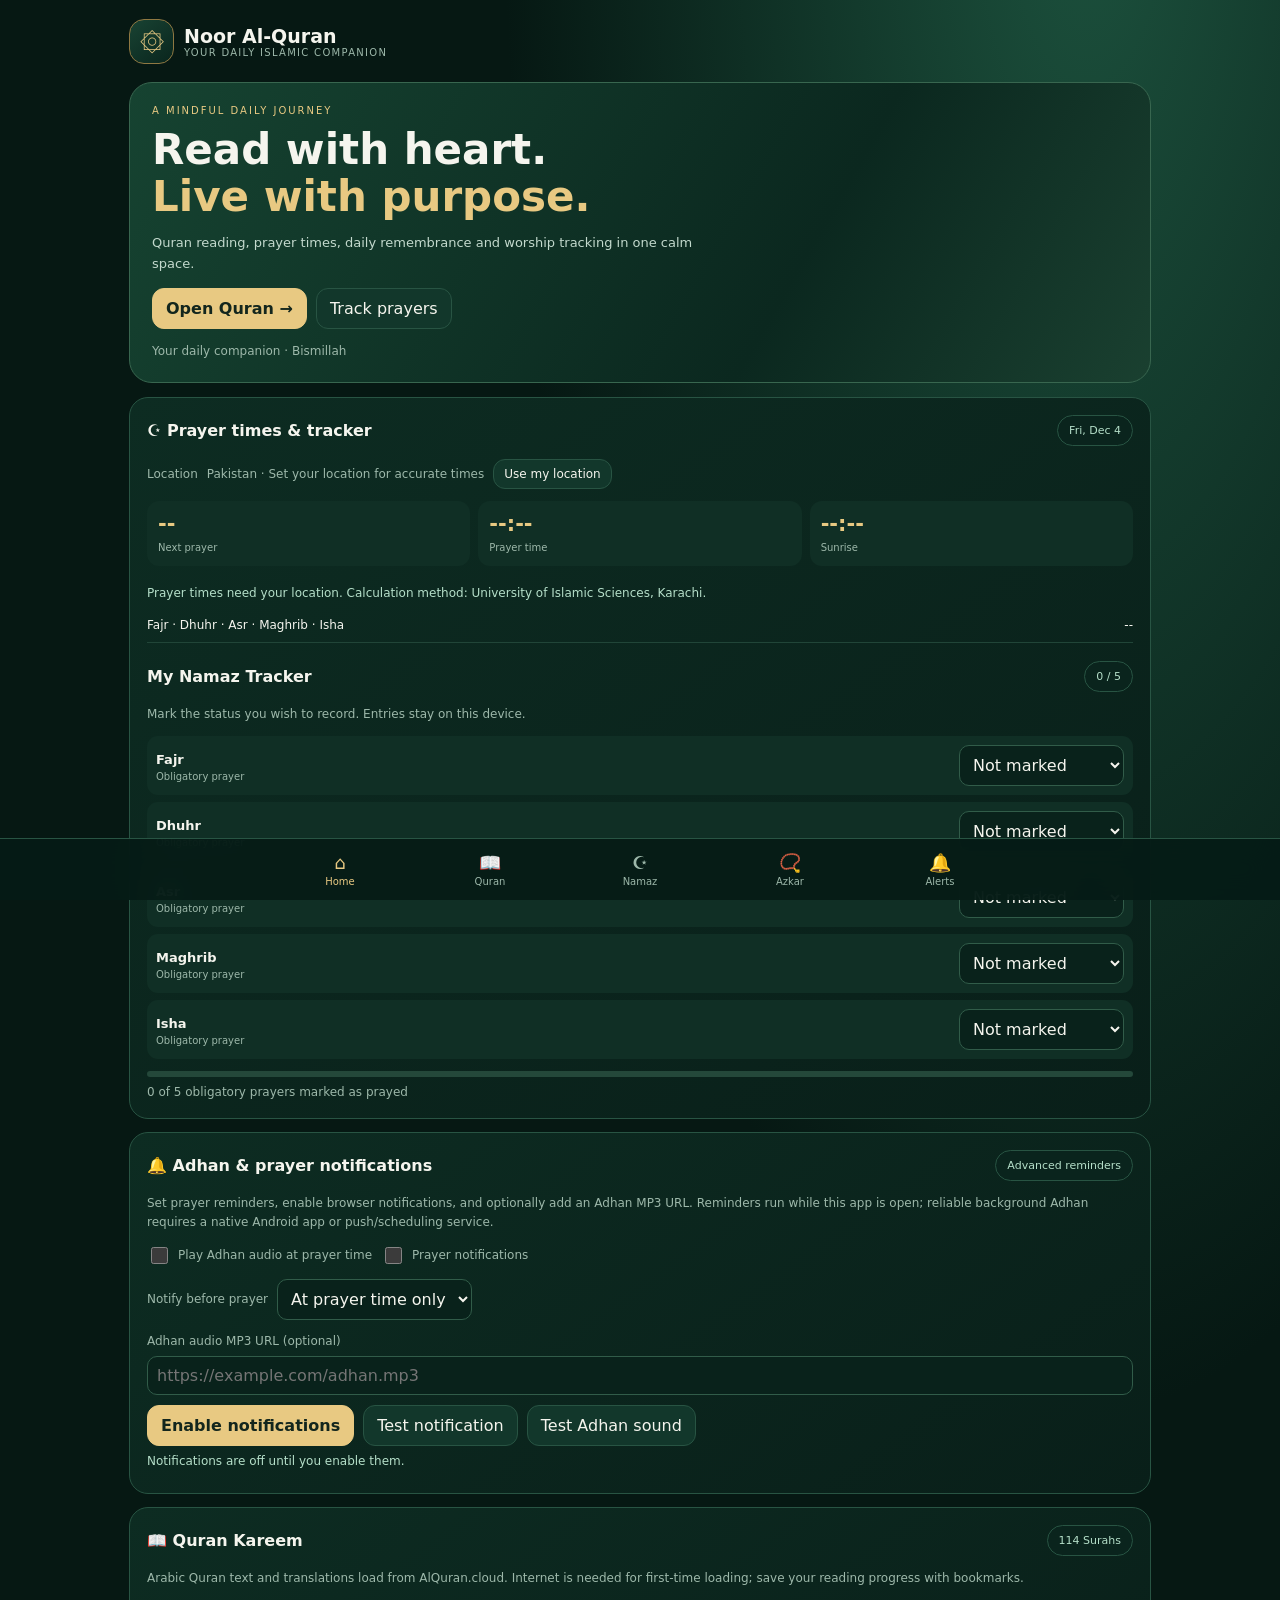
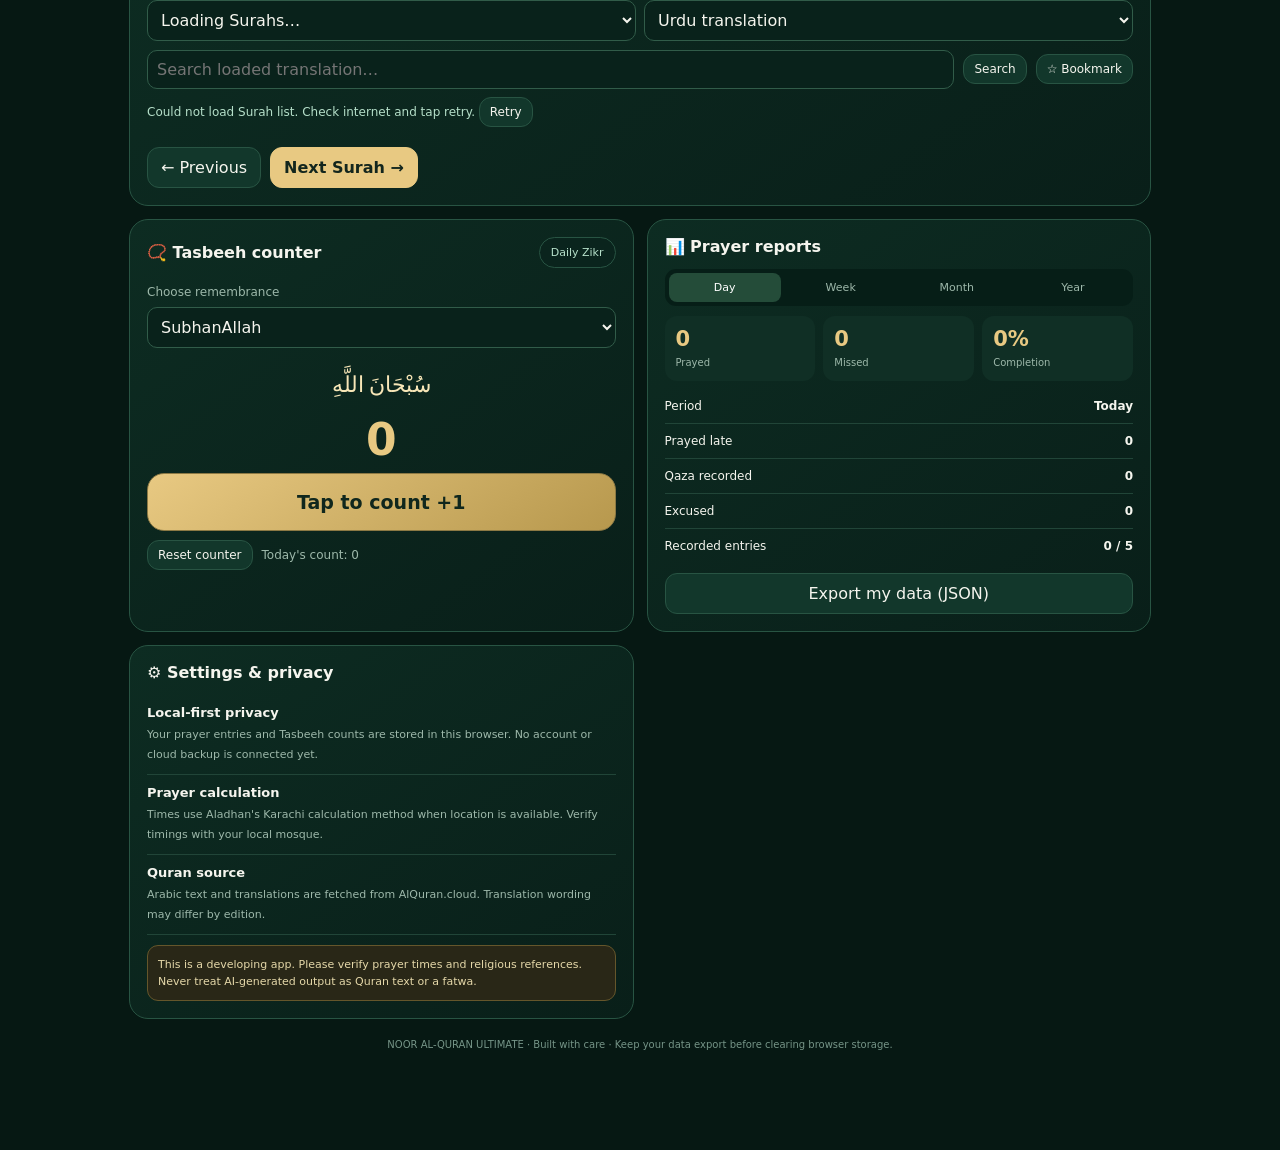
<file: index.html>
<!doctype html>
<html lang="en">
<head>
<meta charset="utf-8"><meta name="viewport" content="width=device-width,initial-scale=1,viewport-fit=cover">
<meta name="theme-color" content="#092a22"><meta name="description" content="Noor Al-Quran: Quran reading, prayer times, Azkar and worship tracking.">
<link rel="manifest" href="/manifest.webmanifest"><title>Noor Al-Quran Ultimate</title>
<style>
:root{color-scheme:dark;--bg:#061813;--panel:#0b261f;--panel2:#10372b;--line:#285443;--gold:#e8c982;--mint:#b5dfc9;--text:#f5f5ee;--muted:#9db8aa;--green:#4bd2a0;--red:#ef9d91}
*{box-sizing:border-box}body{margin:0;background:radial-gradient(ellipse at 85% -5%,#1c513d 0,transparent 38%),var(--bg);color:var(--text);font-family:system-ui,-apple-system,"Segoe UI",sans-serif}button,input,select{font:inherit}button{cursor:pointer}.app{max-width:1050px;margin:auto;padding:16px 14px 100px}header{display:flex;justify-content:space-between;align-items:center;margin:3px 0 18px;gap:10px}.brand{display:flex;gap:10px;align-items:center}.logo{display:grid;place-items:center;width:45px;height:45px;border:1px solid #8f7842;border-radius:15px;color:var(--gold);font-size:25px;background:linear-gradient(140deg,#194333,#09251d)}h1{font-size:19px;margin:0}.sub{font-size:10px;color:var(--muted);letter-spacing:1.3px}.pill{border:1px solid var(--line);border-radius:99px;padding:8px 11px;color:var(--mint);background:#0a241d;font-size:11px}.hero{border:1px solid #38664f;border-radius:23px;padding:22px;background:linear-gradient(120deg,#164331,#0b281f 65%,#1a4030);position:relative;overflow:hidden}.eyebrow{color:var(--gold);font-size:10px;letter-spacing:2px;text-transform:uppercase}.hero h2{font-size:clamp(28px,5vw,42px);line-height:1.12;margin:10px 0}.hero p{color:#c3d9cd;font-size:13px;line-height:1.6;max-width:560px}.row{display:flex;gap:9px;align-items:center;flex-wrap:wrap}.btn{border:1px solid var(--line);border-radius:12px;padding:10px 13px;color:var(--text);background:#12372b}.btn.primary{background:var(--gold);color:#13261d;border-color:var(--gold);font-weight:750}.btn.small{padding:7px 10px;font-size:12px}.grid{display:grid;grid-template-columns:repeat(12,minmax(0,1fr));gap:13px;margin-top:14px}.card{grid-column:span 6;min-width:0;padding:17px;border:1px solid var(--line);border-radius:19px;background:linear-gradient(145deg,#0d2c22,#091f19)}.card.wide{grid-column:span 12}.card.third{grid-column:span 4}.head{display:flex;justify-content:space-between;align-items:center;gap:10px;margin-bottom:13px}.head h3{font-size:16px;margin:0}.muted{font-size:12px;color:var(--muted);line-height:1.55}.prayer-list{display:grid;gap:7px}.prayer{display:grid;grid-template-columns:1fr minmax(125px,165px);gap:8px;align-items:center;background:#102f25;padding:9px;border-radius:11px}.prayer strong{font-size:13px}.prayer small{display:block;font-size:10px;color:var(--muted);margin-top:3px}.prayer select,select,input{background:#09221b;color:var(--text);border:1px solid #315c49;border-radius:10px;padding:9px;min-width:0;max-width:100%}.progress{height:6px;background:#24483a;border-radius:10px;overflow:hidden;margin:12px 0 6px}.progress span{display:block;height:100%;background:linear-gradient(90deg,var(--green),var(--gold));width:0}.stats{display:grid;grid-template-columns:repeat(3,1fr);gap:8px}.stat{background:#102f25;border-radius:12px;padding:11px}.stat b{display:block;color:var(--gold);font-size:21px}.stat span{font-size:10px;color:var(--muted)}.tabs{display:flex;gap:4px;padding:4px;background:#061e17;border-radius:11px}.tabs button{flex:1;border:0;border-radius:8px;padding:8px 3px;background:transparent;color:var(--muted);font-size:11px}.tabs button.active{background:#244c39;color:white}.reportline{display:flex;justify-content:space-between;padding:10px 0;border-bottom:1px solid #214538;font-size:12px}.reportline:last-child{border:0}.quran-controls{display:grid;grid-template-columns:1fr 1fr;gap:8px}.ayah{padding:15px 0;border-bottom:1px solid #254638}.arabic{font-family:"Noto Naskh Arabic","Amiri",serif;font-size:27px;line-height:1.9;text-align:right;direction:rtl;color:#f7e6b7}.translation{font-size:13px;line-height:1.7;color:#d4e2d9;margin-top:8px}.ayahno{font-size:10px;color:var(--gold);border:1px solid #4c6246;border-radius:99px;padding:4px 7px;display:inline-block;margin-bottom:6px}.status{font-size:12px;color:var(--mint);padding:8px 0}.azkar-count{font-size:44px;color:var(--gold);font-weight:750;text-align:center;margin:8px}.circlebtn{display:block;width:100%;border:1px solid #8c7944;background:linear-gradient(145deg,#e8c982,#b7984d);color:#10271d;font-size:19px;font-weight:800;border-radius:17px;padding:17px}input[type="checkbox"]{accent-color:var(--gold);width:17px;height:17px}.feature{display:flex;gap:10px;padding:10px 0;border-bottom:1px solid #214538}.feature:last-child{border:0}.feature b{display:block;font-size:13px;margin-bottom:3px}.feature span{font-size:11px;color:var(--muted);line-height:1.5}.notice{padding:10px;border:1px solid #65562b;background:#292717;color:#e5d8a9;border-radius:11px;font-size:11px;line-height:1.55}.bottomnav{position:fixed;z-index:5;bottom:0;left:0;right:0;display:flex;justify-content:center;background:#061b16ed;backdrop-filter:blur(15px);border-top:1px solid var(--line);padding:8px 4px calc(8px + env(safe-area-inset-bottom))}.bottomnav button{flex:1;max-width:150px;border:0;background:transparent;color:var(--muted);font-size:10px;padding:5px 2px}.bottomnav button span{display:block;font-size:18px;margin-bottom:3px}.bottomnav button.active{color:var(--gold)}.hide{display:none!important}footer{text-align:center;font-size:10px;color:#759487;margin-top:20px}
@media(max-width:650px){.app{padding:12px 11px 92px}.card,.card.third{grid-column:span 12}.hero{padding:19px}.hero h2{font-size:29px}.quran-controls{grid-template-columns:1fr}.prayer{grid-template-columns:1fr 142px}.arabic{font-size:25px}.stats{gap:5px}}
</style></head>
<body><div class="app">
<header><div class="brand"><div class="logo">۞</div><div><h1>Noor Al-Quran</h1><div class="sub">YOUR DAILY ISLAMIC COMPANION</div></div></div><button id="installBtn" class="pill hide">＋ Install</button></header>
<section class="hero"><div class="eyebrow">A mindful daily journey</div><h2>Read with heart.<br><span style="color:var(--gold)">Live with purpose.</span></h2><p>Quran reading, prayer times, daily remembrance and worship tracking in one calm space.</p><div class="row"><button class="btn primary" data-go="quran">Open Quran →</button><button class="btn" data-go="prayers">Track prayers</button></div><div class="muted" style="margin-top:13px" id="hijriLabel">Your daily companion · Bismillah</div></section>
<div class="grid">
<section class="card wide" id="prayers"><div class="head"><h3>☪ Prayer times & tracker</h3><span class="pill" id="dateLabel"></span></div><div class="row" style="margin-bottom:12px"><span class="muted">Location</span><span id="locationLabel" class="muted">Pakistan · Set your location for accurate times</span><button id="setLocation" class="btn small">Use my location</button></div><div class="stats" style="margin-bottom:12px"><div class="stat"><b id="nextPrayer">--</b><span>Next prayer</span></div><div class="stat"><b id="nextTime">--:--</b><span>Prayer time</span></div><div class="stat"><b id="sunrise">--:--</b><span>Sunrise</span></div></div><div id="timesStatus" class="status">Prayer times need your location. Calculation method: University of Islamic Sciences, Karachi.</div><div id="timesList" class="reportline"><span>Fajr · Dhuhr · Asr · Maghrib · Isha</span><span>--</span></div><div class="head" style="margin-top:18px"><h3>My Namaz Tracker</h3><span class="pill" id="todayCount">0 / 5</span></div><p class="muted">Mark the status you wish to record. Entries stay on this device.</p><div id="prayerList" class="prayer-list"></div><div class="progress"><span id="todayProgress"></span></div><div id="progressText" class="muted">0 of 5 obligatory prayers marked as prayed</div></section>
<section class="card wide" id="adhan"><div class="head"><h3>🔔 Adhan & prayer notifications</h3><span class="pill">Advanced reminders</span></div><p class="muted">Set prayer reminders, enable browser notifications, and optionally add an Adhan MP3 URL. Reminders run while this app is open; reliable background Adhan requires a native Android app or push/scheduling service.</p><div class="row" style="margin:12px 0"><label class="row" style="gap:7px"><input type="checkbox" id="adhanEnabled" style="min-width:auto"> <span class="muted">Play Adhan audio at prayer time</span></label><label class="row" style="gap:7px"><input type="checkbox" id="notifyEnabled" style="min-width:auto"> <span class="muted">Prayer notifications</span></label></div><div class="row" style="margin:10px 0"><label class="muted" for="reminderMinutes">Notify before prayer</label><select id="reminderMinutes"><option value="0">At prayer time only</option><option value="5">5 minutes before</option><option value="10">10 minutes before</option><option value="15">15 minutes before</option><option value="30">30 minutes before</option></select></div><label class="muted" for="adhanAudioUrl">Adhan audio MP3 URL (optional)</label><input id="adhanAudioUrl" type="url" placeholder="https://example.com/adhan.mp3" style="width:100%;margin:6px 0 10px"><div class="row"><button id="enableNotifications" class="btn primary">Enable notifications</button><button id="testNotification" class="btn">Test notification</button><button id="testAdhan" class="btn">Test Adhan sound</button></div><div id="adhanStatus" class="status" role="status">Notifications are off until you enable them.</div></section>
<section class="card wide" id="quran"><div class="head"><h3>📖 Quran Kareem</h3><span class="pill">114 Surahs</span></div><p class="muted">Arabic Quran text and translations load from AlQuran.cloud. Internet is needed for first-time loading; save your reading progress with bookmarks.</p><div class="quran-controls"><select id="surahSelect" aria-label="Choose Surah"><option value="">Loading Surahs…</option></select><select id="translationSelect" aria-label="Translation"><option value="ur.jalandhry">Urdu translation</option><option value="en.sahih">English translation</option></select></div><div class="row" style="margin-top:9px"><input id="ayahSearch" placeholder="Search loaded translation…" style="flex:1;min-width:150px"><button id="searchAyah" class="btn small">Search</button><button id="bookmarkBtn" class="btn small">☆ Bookmark</button></div><div class="status" id="quranStatus" role="status">Loading Surah list…</div><div id="quranHeader"></div><div id="ayahList"></div><div class="row" style="margin-top:12px"><button class="btn" id="prevSurah">← Previous</button><button class="btn primary" id="nextSurah">Next Surah →</button></div></section>
<section class="card" id="azkar"><div class="head"><h3>📿 Tasbeeh counter</h3><span class="pill">Daily Zikr</span></div><label class="muted" for="zikrSelect">Choose remembrance</label><select id="zikrSelect" style="width:100%;margin:6px 0 8px"><option value="سُبْحَانَ اللَّهِ">SubhanAllah</option><option value="الْحَمْدُ لِلَّهِ">Alhamdulillah</option><option value="اللَّهُ أَكْبَرُ">Allahu Akbar</option><option value="أَسْتَغْفِرُ اللَّهَ">Astaghfirullah</option><option value="لَا حَوْلَ وَلَا قُوَّةَ إِلَّا بِاللَّهِ">La hawla wa la quwwata illa billah</option></select><div id="zikrArabic" class="arabic" style="text-align:center;font-size:22px;margin-top:8px">سُبْحَانَ اللَّهِ</div><div id="zikrCount" class="azkar-count">0</div><button id="countBtn" class="circlebtn">Tap to count +1</button><div class="row" style="margin-top:9px"><button id="resetZikr" class="btn small">Reset counter</button><span id="zikrTotal" class="muted">Today's count: 0</span></div></section>
<section class="card" id="reports"><div class="head"><h3>📊 Prayer reports</h3></div><div class="tabs"><button class="active" data-period="day">Day</button><button data-period="week">Week</button><button data-period="month">Month</button><button data-period="year">Year</button></div><div class="stats" style="margin-top:10px"><div class="stat"><b id="doneCount">0</b><span>Prayed</span></div><div class="stat"><b id="missedCount">0</b><span>Missed</span></div><div class="stat"><b id="rateCount">0%</b><span>Completion</span></div></div><div id="reportDetails" style="margin-top:8px"></div><button id="exportBtn" class="btn" style="width:100%;margin-top:10px">Export my data (JSON)</button></section>
<section class="card" id="settings"><div class="head"><h3>⚙ Settings & privacy</h3></div><div class="feature"><div><b>Local-first privacy</b><span>Your prayer entries and Tasbeeh counts are stored in this browser. No account or cloud backup is connected yet.</span></div></div><div class="feature"><div><b>Prayer calculation</b><span>Times use Aladhan's Karachi calculation method when location is available. Verify timings with your local mosque.</span></div></div><div class="feature"><div><b>Quran source</b><span>Arabic text and translations are fetched from AlQuran.cloud. Translation wording may differ by edition.</span></div></div><div class="notice" style="margin-top:10px">This is a developing app. Please verify prayer times and religious references. Never treat AI-generated output as Quran text or a fatwa.</div></section>
</div><footer>NOOR AL-QURAN ULTIMATE · Built with care · Keep your data export before clearing browser storage.</footer></div>
<nav class="bottomnav" aria-label="Main navigation"><button class="active" data-go="top"><span>⌂</span>Home</button><button data-go="quran"><span>📖</span>Quran</button><button data-go="prayers"><span>☪</span>Namaz</button><button data-go="azkar"><span>📿</span>Azkar</button><button data-go="adhan"><span>🔔</span>Alerts</button></nav>
<script>
const PRAYERS=['Fajr','Dhuhr','Asr','Maghrib','Isha'], STATUSES=[['','Not marked'],['on-time','Prayed on time'],['late','Prayed late'],['missed','Missed'],['qaza','Qaza'],['excused','Excused']], KEY='noor-prayer-records-v2';
let records=read(KEY,{}),period='day',surahs=[],currentSurah=1,currentAyahs=[],quranCache=read('noor-quran-cache-v1',{}),userLocation=null,zikrCounts=read('noor-zikr-v1',{}),currentPrayerTimes=null,adhanSettings=read('noor-adhan-settings-v1',{adhanEnabled:false,notifyEnabled:false,reminderMinutes:0,audioUrl:''}),adhanAudio=null;
function read(k,fallback){try{return JSON.parse(localStorage.getItem(k)||'null')??fallback}catch{return fallback}}
function write(k,v){try{localStorage.setItem(k,JSON.stringify(v))}catch{}}
function dateKey(d=new Date()){return d.getFullYear()+'-'+String(d.getMonth()+1).padStart(2,'0')+'-'+String(d.getDate()).padStart(2,'0')}
function recordFor(k){if(!records[k])records[k]={};return records[k]}
function esc(s){return String(s??'').replace(/[&<>"']/g,c=>({'&':'&amp;','<':'&lt;','>':'&gt;','"':'&quot;',"'":'&#39;'}[c]))}
function renderTracker(){const key=dateKey(),data=recordFor(key);document.getElementById('dateLabel').textContent=new Date().toLocaleDateString(undefined,{weekday:'short',day:'numeric',month:'short'});const root=document.getElementById('prayerList');root.innerHTML='';PRAYERS.forEach(name=>{const row=document.createElement('div');row.className='prayer';const label=document.createElement('div');label.innerHTML='<strong>'+name+'</strong><small>Obligatory prayer</small>';const sel=document.createElement('select');sel.setAttribute('aria-label',name+' prayer status');STATUSES.forEach(([v,t])=>{const o=document.createElement('option');o.value=v;o.textContent=t;sel.append(o)});sel.value=data[name]||'';sel.addEventListener('change',()=>{recordFor(key)[name]=sel.value;write(KEY,records);renderTracker();renderReport()});row.append(label,sel);root.append(row)});const n=PRAYERS.filter(p=>['on-time','late'].includes(data[p])).length;document.getElementById('todayProgress').style.width=n/5*100+'%';document.getElementById('progressText').textContent=n+' of 5 obligatory prayers marked as prayed';document.getElementById('todayCount').textContent=n+' / 5'}
function getPeriodKeys(){const now=new Date(),out=[];if(period==='day')return[dateKey()];let d=new Date(now);if(period==='week'){d.setHours(0,0,0,0);d.setDate(d.getDate()-((d.getDay()+6)%7));for(let i=0;i<7;i++){let x=new Date(d);x.setDate(d.getDate()+i);out.push(dateKey(x))}}else if(period==='month'){d=new Date(now.getFullYear(),now.getMonth(),1);while(d.getMonth()===now.getMonth()){out.push(dateKey(d));d.setDate(d.getDate()+1)}}else{d=new Date(now.getFullYear(),0,1);while(d.getFullYear()===now.getFullYear()){out.push(dateKey(d));d.setDate(d.getDate()+1)}}return out}
function renderReport(){let done=0,miss=0,late=0,qaza=0,excused=0,marked=0;const keys=getPeriodKeys();keys.forEach(k=>PRAYERS.forEach(p=>{let s=(records[k]||{})[p]||'';if(s){marked++;if(['on-time','late'].includes(s))done++;if(s==='missed')miss++;if(s==='late')late++;if(s==='qaza')qaza++;if(s==='excused')excused++}}));document.getElementById('doneCount').textContent=done;document.getElementById('missedCount').textContent=miss;document.getElementById('rateCount').textContent=Math.round(done/(keys.length*5)*100)+'%';document.getElementById('reportDetails').innerHTML='<div class="reportline"><span>Period</span><b>'+({day:'Today',week:'This week',month:'This month',year:'This year'}[period])+'</b></div><div class="reportline"><span>Prayed late</span><b>'+late+'</b></div><div class="reportline"><span>Qaza recorded</span><b>'+qaza+'</b></div><div class="reportline"><span>Excused</span><b>'+excused+'</b></div><div class="reportline"><span>Recorded entries</span><b>'+marked+' / '+keys.length*5+'</b></div>'}
document.querySelectorAll('[data-period]').forEach(b=>b.addEventListener('click',()=>{period=b.dataset.period;document.querySelectorAll('[data-period]').forEach(x=>x.classList.toggle('active',x===b));renderReport()}));
document.querySelectorAll('[data-go]').forEach(b=>b.addEventListener('click',()=>{const id=b.dataset.go;if(id==='top')window.scrollTo({top:0,behavior:'smooth'});else document.getElementById(id)?.scrollIntoView({behavior:'smooth',block:'start'});document.querySelectorAll('.bottomnav button').forEach(x=>x.classList.toggle('active',x===b))}));
async function loadSurahList(){const s=document.getElementById('quranStatus');try{let data=await fetch('https://api.alquran.cloud/v1/surah').then(r=>{if(!r.ok)throw Error('Network error');return r.json()});if(data.code!==200)throw Error('Source unavailable');surahs=data.data;const sel=document.getElementById('surahSelect');sel.innerHTML='';surahs.forEach(x=>{let o=document.createElement('option');o.value=x.number;o.textContent=x.number+'. '+x.englishName+' — '+x.name;sel.append(o)});sel.value=currentSurah;await loadSurah(currentSurah)}catch(e){s.textContent='Could not load Surah list. Check internet and tap retry.';const b=document.createElement('button');b.className='btn small';b.textContent='Retry';b.onclick=loadSurahList;s.append(' ',b);if(quranCache[currentSurah])renderAyahs(quranCache[currentSurah])}}
async function loadSurah(num){currentSurah=Number(num);const s=document.getElementById('quranStatus');s.textContent='Loading verified Arabic text and translation…';document.getElementById('ayahList').innerHTML='';try{const edition=document.getElementById('translationSelect').value;const response=await fetch('https://api.alquran.cloud/v1/surah/'+currentSurah+'/editions/quran-uthmani,'+edition);if(!response.ok)throw Error('Network error');const json=await response.json();if(json.code!==200||!json.data||json.data.length<2)throw Error('Unexpected Quran source response');const arabic=json.data.find(x=>x.edition.identifier==='quran-uthmani')||json.data[0],translation=json.data.find(x=>x.edition.identifier===edition)||json.data[1];currentAyahs=arabic.ayahs.map((a,i)=>({number:a.numberInSurah,arabic:a.text,translation:translation.ayahs[i]?.text||'',global:a.number}));const pack={name:arabic.name,englishName:arabic.englishName,number:arabic.number,ayahs:currentAyahs,edition};quranCache[currentSurah+'-'+edition]=pack;write('noor-quran-cache-v1',quranCache);renderAyahs(pack);s.textContent='Source: AlQuran.cloud · '+currentAyahs.length+' verses loaded.'}catch(e){const pack=quranCache[currentSurah+'-'+document.getElementById('translationSelect').value]||quranCache[currentSurah];if(pack){renderAyahs(pack);s.textContent='Offline/cached copy shown. Reconnect to refresh.'}else{s.textContent='Quran content could not load. Check internet and retry.';const b=document.createElement('button');b.className='btn small';b.textContent='Retry';b.onclick=()=>loadSurah(currentSurah);s.append(' ',b)}}}
function renderAyahs(pack){if(!pack)return;document.getElementById('quranHeader').innerHTML='<div style="text-align:center;padding:15px 0 4px"><h3 style="margin:0;color:var(--gold)">'+esc(pack.englishName||'Surah')+'</h3><div class="arabic">'+esc(pack.name||'')+'</div><div class="muted">Surah '+pack.number+' · '+pack.ayahs.length+' verses</div></div>';const root=document.getElementById('ayahList');root.innerHTML='';pack.ayahs.forEach(a=>{const div=document.createElement('article');div.className='ayah';div.dataset.text=(a.arabic+' '+a.translation).toLowerCase();div.dataset.ayah=a.number;div.innerHTML='<span class="ayahno">Verse '+a.number+'</span><div class="arabic">'+esc(a.arabic)+'</div><div class="translation">'+esc(a.translation)+'</div><div class="row" style="margin-top:7px"><button class="btn small" data-book="'+a.number+'">☆ Bookmark verse</button></div>';root.append(div)});root.querySelectorAll('[data-book]').forEach(b=>b.addEventListener('click',()=>{let list=read('noor-bookmarks-v1',[]),item={surah:currentSurah,ayah:Number(b.dataset.book),name:surahs.find(s=>s.number===currentSurah)?.englishName||'Surah'};const exists=list.some(x=>x.surah===item.surah&&x.ayah===item.ayah);list=exists?list.filter(x=>!(x.surah===item.surah&&x.ayah===item.ayah)):[...list,item];write('noor-bookmarks-v1',list);b.textContent=exists?'☆ Bookmark verse':'★ Bookmarked';document.getElementById('quranStatus').textContent=exists?'Bookmark removed.':'Verse bookmarked on this device.'}))}
document.getElementById('surahSelect').addEventListener('change',e=>loadSurah(e.target.value));document.getElementById('translationSelect').addEventListener('change',()=>loadSurah(currentSurah));document.getElementById('prevSurah').onclick=()=>{currentSurah=Math.max(1,currentSurah-1);document.getElementById('surahSelect').value=currentSurah;loadSurah(currentSurah)};document.getElementById('nextSurah').onclick=()=>{currentSurah=Math.min(114,currentSurah+1);document.getElementById('surahSelect').value=currentSurah;loadSurah(currentSurah)};document.getElementById('searchAyah').onclick=()=>{const q=document.getElementById('ayahSearch').value.trim().toLowerCase();if(!q){document.querySelectorAll('.ayah').forEach(x=>x.classList.remove('hide'));return}let hits=0;document.querySelectorAll('.ayah').forEach(x=>{const yes=x.dataset.text.includes(q);x.classList.toggle('hide',!yes);if(yes)hits++});document.getElementById('quranStatus').textContent=hits+' matching verses in the currently loaded Surah.'};document.getElementById('ayahSearch').addEventListener('keydown',e=>{if(e.key==='Enter')document.getElementById('searchAyah').click()});document.getElementById('bookmarkBtn').onclick=()=>{const list=read('noor-bookmarks-v1',[]);document.getElementById('quranStatus').textContent=list.length?'Saved bookmarks: '+list.map(x=>x.name+' '+x.ayah).join(', '):'No saved bookmarks yet. Tap Bookmark verse under an Ayah.'};
function getLocation(){const st=document.getElementById('timesStatus');if(!navigator.geolocation){st.textContent='This browser does not support location. Use a browser that supports GPS.';return}st.textContent='Requesting GPS location permission…';navigator.geolocation.getCurrentPosition(async pos=>{userLocation={lat:pos.coords.latitude,lon:pos.coords.longitude};write('noor-location-v1',userLocation);document.getElementById('locationLabel').textContent=userLocation.lat.toFixed(2)+', '+userLocation.lon.toFixed(2);await loadPrayerTimes()},err=>{st.textContent=err.code===1?'Location permission denied. Allow location in browser settings.':'Location unavailable. Try again outdoors.'},{enableHighAccuracy:true,timeout:15000,maximumAge:300000})}
function saveAdhanSettings(){adhanSettings={adhanEnabled:document.getElementById('adhanEnabled').checked,notifyEnabled:document.getElementById('notifyEnabled').checked,reminderMinutes:Number(document.getElementById('reminderMinutes').value)||0,audioUrl:document.getElementById('adhanAudioUrl').value.trim()};write('noor-adhan-settings-v1',adhanSettings);document.getElementById('adhanStatus').textContent='Settings saved on this device. Reminders work while Noor Al-Quran is open.'}
function initAdhanSettings(){document.getElementById('adhanEnabled').checked=!!adhanSettings.adhanEnabled;document.getElementById('notifyEnabled').checked=!!adhanSettings.notifyEnabled;document.getElementById('reminderMinutes').value=String(adhanSettings.reminderMinutes||0);document.getElementById('adhanAudioUrl').value=adhanSettings.audioUrl||'';['adhanEnabled','notifyEnabled','reminderMinutes','adhanAudioUrl'].forEach(id=>document.getElementById(id).addEventListener('change',saveAdhanSettings));document.getElementById('enableNotifications').onclick=async()=>{if(!('Notification'in window)){document.getElementById('adhanStatus').textContent='This browser does not support notifications.';return}try{const permission=await Notification.requestPermission();if(permission==='granted'){document.getElementById('notifyEnabled').checked=true;saveAdhanSettings();document.getElementById('adhanStatus').textContent='Notifications enabled. Keep the app open for prayer reminders.';new Notification('Noor Al-Quran',{body:'Prayer reminders are enabled.',icon:'/icon.svg'})}else{document.getElementById('adhanStatus').textContent='Notification permission was not granted. Enable it in your browser settings.'}}catch(e){document.getElementById('adhanStatus').textContent='Could not enable notifications in this browser.'}};document.getElementById('testNotification').onclick=()=>sendPrayerNotification('Test reminder','Noor Al-Quran notifications are working.');document.getElementById('testAdhan').onclick=playAdhan;document.getElementById('adhanStatus').textContent=adhanSettings.notifyEnabled?'Saved preferences loaded. Open app to receive reminders.':'Notifications are off until you enable them.'}
function sendPrayerNotification(title,body){if(!adhanSettings.notifyEnabled)return;if(!('Notification'in window)||Notification.permission!=='granted'){document.getElementById('adhanStatus').textContent='Allow notifications first using Enable notifications.';return}try{if('serviceWorker'in navigator&&navigator.serviceWorker.controller){navigator.serviceWorker.ready.then(reg=>reg.showNotification(title,{body,icon:'/icon.svg',badge:'/icon.svg',tag:'noor-'+title.replace(/\W/g,'-'),renotify:false})).catch(()=>new Notification(title,{body,icon:'/icon.svg'}))}else new Notification(title,{body,icon:'/icon.svg'})}catch(e){document.getElementById('adhanStatus').textContent='Notification could not be shown by this browser.'}}
function playAdhan(){const url=(document.getElementById('adhanAudioUrl').value||'').trim();if(url){try{if(adhanAudio){adhanAudio.pause();adhanAudio=null}adhanAudio=new Audio(url);adhanAudio.preload='auto';adhanAudio.play().then(()=>{document.getElementById('adhanStatus').textContent='Playing your selected Adhan audio.'}).catch(()=>{document.getElementById('adhanStatus').textContent='Audio could not play. Check the MP3 URL and browser audio permissions.'})}catch(e){document.getElementById('adhanStatus').textContent='Could not open the selected audio.'}return}try{const AudioContext=window.AudioContext||window.webkitAudioContext;if(!AudioContext)throw Error();const ctx=new AudioContext();[660,880,660].forEach((hz,i)=>{const osc=ctx.createOscillator(),gain=ctx.createGain();osc.frequency.value=hz;gain.gain.setValueAtTime(.0001,ctx.currentTime+i*.32);gain.gain.exponentialRampToValueAtTime(.12,ctx.currentTime+i*.32+.04);gain.gain.exponentialRampToValueAtTime(.0001,ctx.currentTime+i*.32+.27);osc.connect(gain);gain.connect(ctx.destination);osc.start(ctx.currentTime+i*.32);osc.stop(ctx.currentTime+i*.32+.3)});document.getElementById('adhanStatus').textContent='Playing a short test tone. Add an Adhan MP3 URL for the actual Adhan recitation.';setTimeout(()=>ctx.close(),1500)}catch(e){document.getElementById('adhanStatus').textContent='Audio is unavailable. Add an MP3 URL and try again.'}}
function checkPrayerReminders(){if(!currentPrayerTimes)return;const now=new Date(),today=dateKey(),current=now.getHours()*60+now.getMinutes(),names=['Fajr','Dhuhr','Asr','Maghrib','Isha'];for(const name of names){const raw=String(currentPrayerTimes[name]||'').split(' ')[0],parts=raw.split(':');if(parts.length<2)continue;const mins=Number(parts[0])*60+Number(parts[1]);const delta=mins-current;const before=Number(adhanSettings.reminderMinutes)||0;if(before>0&&delta===before){const key='noor-reminder-'+today+'-'+name+'-before-'+before;if(!read(key,false)){write(key,true);sendPrayerNotification(name+' in '+before+' minutes','It is almost time for '+name+'.')}}if(delta===0){const key='noor-reminder-'+today+'-'+name+'-adhan';if(!read(key,false)){write(key,true);sendPrayerNotification('It is time for '+name,'May your prayer be accepted.');if(adhanSettings.adhanEnabled)playAdhan();document.getElementById('adhanStatus').textContent='Prayer-time reminder checked for '+name+'.'}}}}
async function loadPrayerTimes(){if(!userLocation){document.getElementById('timesStatus').textContent='Tap “Use my location” to calculate local prayer times.';return}const st=document.getElementById('timesStatus');st.textContent='Fetching prayer times using Karachi calculation method…';try{const url='https://api.aladhan.com/v1/timings/'+Math.floor(Date.now()/1000)+'?latitude='+userLocation.lat+'&longitude='+userLocation.lon+'&method=1';const res=await fetch(url);if(!res.ok)throw Error();const j=await res.json();if(j.code!==200)throw Error();const t=j.data.timings;currentPrayerTimes=t;checkPrayerReminders();const names=['Fajr','Dhuhr','Asr','Maghrib','Isha'];document.getElementById('timesList').innerHTML=names.map(n=>'<span>'+n+'</span><b>'+esc(t[n])+'</b>').map((x,i)=>i===0?'<div class="reportline">'+x+'</div>':'<div class="reportline">'+x+'</div>').join('');document.getElementById('sunrise').textContent=t.Sunrise||'--:--';const now=new Date(),min=now.getHours()*60+now.getMinutes();let upcoming=names.map(n=>({name:n,time:t[n].split(' ')[0]})).map(x=>({...x,mins:Number(x.time.slice(0,2))*60+Number(x.time.slice(3,5))})).find(x=>x.mins>min);if(!upcoming)upcoming={name:'Fajr',time:t.Fajr,mins:0};document.getElementById('nextPrayer').textContent=upcoming.name;document.getElementById('nextTime').textContent=upcoming.time;document.getElementById('hijriLabel').textContent='Hijri date: '+j.data.date.hijri.day+' '+j.data.date.hijri.month.en+' '+j.data.date.hijri.year;st.textContent='Updated from Aladhan · Karachi method · Verify with your local mosque.'}catch(e){st.textContent='Prayer times unavailable right now. Check internet; saved tracker still works.'}}
document.getElementById('setLocation').onclick=getLocation;
initAdhanSettings();setInterval(checkPrayerReminders,15000);document.addEventListener('visibilitychange',()=>{if(!document.hidden)checkPrayerReminders()});
const zikrKey=()=>dateKey()+'|'+document.getElementById('zikrSelect').value;function renderZikr(){const count=Number(zikrCounts[zikrKey()]||0);document.getElementById('zikrArabic').textContent=document.getElementById('zikrSelect').value;document.getElementById('zikrCount').textContent=count;document.getElementById('zikrTotal').textContent="Today's count: "+count}document.getElementById('zikrSelect').onchange=renderZikr;document.getElementById('countBtn').onclick=()=>{zikrCounts[zikrKey()]=Number(zikrCounts[zikrKey()]||0)+1;write('noor-zikr-v1',zikrCounts);renderZikr()};document.getElementById('resetZikr').onclick=()=>{if(confirm('Reset this Zikr counter for today?')){zikrCounts[zikrKey()]=0;write('noor-zikr-v1',zikrCounts);renderZikr()}};
document.getElementById('exportBtn').onclick=()=>{const data={exportedAt:new Date().toISOString(),prayerRecords:records,zikrCounts,bookmarks:read('noor-bookmarks-v1',[])};const url=URL.createObjectURL(new Blob([JSON.stringify(data,null,2)],{type:'application/json'}));const a=document.createElement('a');a.href=url;a.download='noor-al-quran-backup.json';a.click();setTimeout(()=>URL.revokeObjectURL(url),1000)};
let deferredInstall=null;window.addEventListener('beforeinstallprompt',e=>{e.preventDefault();deferredInstall=e;const b=document.getElementById('installBtn');b.classList.remove('hide');b.onclick=async()=>{deferredInstall.prompt();await deferredInstall.userChoice;deferredInstall=null;b.classList.add('hide')}});if('serviceWorker'in navigator&&location.protocol.startsWith('http'))window.addEventListener('load',()=>navigator.serviceWorker.register('/sw.js').catch(()=>{}));
userLocation=read('noor-location-v1',null);if(userLocation){document.getElementById('locationLabel').textContent=userLocation.lat.toFixed(2)+', '+userLocation.lon.toFixed(2);loadPrayerTimes()}renderTracker();renderReport();renderZikr();loadSurahList();
</script></body></html>
</file>
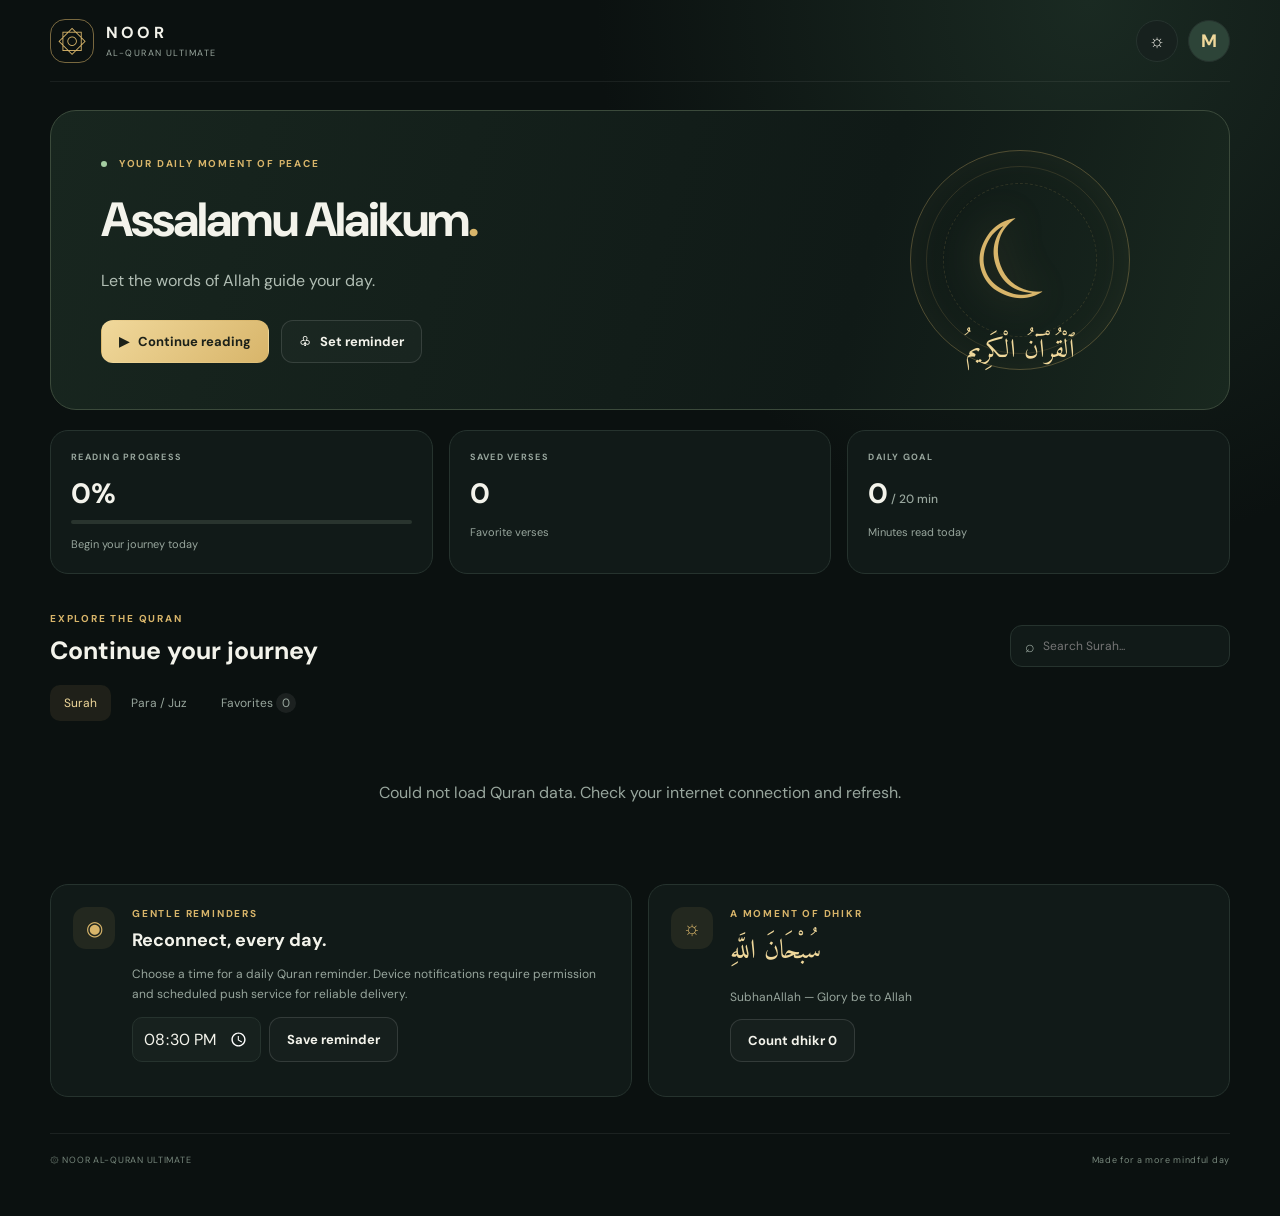
<file: pwa/index.html>
<!doctype html>
<html lang="en"><head><meta charset="utf-8"><meta name="viewport" content="width=device-width,initial-scale=1,viewport-fit=cover"><meta name="theme-color" content="#0b1110"><meta name="description" content="Noor Al-Quran Ultimate"><link rel="manifest" href="./manifest.json"><link rel="stylesheet" href="./styles.css"><title>Noor Al-Quran Ultimate</title></head>
<body><div class="app-shell"><header class="topbar"><a class="brand" href="#"><span class="brand-mark">۞</span><span><b>NOOR</b><small>AL-QURAN ULTIMATE</small></span></a><div class="top-actions"><button id="themeBtn" class="icon-btn">☼</button><button id="accountBtn" class="avatar">M</button></div></header>
<main><section id="authPanel" class="auth-panel hidden"><div class="eyebrow">YOUR PERSONAL QURAN COMPANION</div><h1>Make room for <em>noor.</em></h1><div class="auth-tabs"><button class="tab active" data-auth="login">Log in</button><button class="tab" data-auth="register">Create account</button></div><form id="authForm"><label>Name<input id="authName" class="hidden" placeholder="Your name"></label><label>Email<input id="authEmail" type="email" required placeholder="you@example.com"></label><label>Password<input id="authPassword" type="password" minlength="8" required placeholder="At least 8 characters"></label><button class="primary wide" id="authSubmit">Log in</button><p id="authMessage" class="muted small">Backend authentication will be connected in the next milestone.</p></form></section>
<div id="mainApp"><section class="hero"><div class="hero-copy"><div class="eyebrow"><span class="live-dot"></span> YOUR DAILY MOMENT OF PEACE</div><h1>Assalamu Alaikum<span class="gold">.</span></h1><p>Let the words of Allah guide your day.</p><div class="hero-actions"><button id="continueBtn" class="primary">▶ &nbsp; Continue reading</button><button id="reminderBtn" class="secondary">♧ &nbsp; Set reminder</button></div></div><div class="hero-art"><div class="orb"></div><div class="crescent">☾</div><div class="art-label">ٱلْقُرْآنُ الْكَرِيمُ</div></div></section>
<section class="stats-grid"><article class="stat-card"><span class="stat-label">READING PROGRESS</span><b id="progressText">0%</b><div class="progress-track"><span id="progressBar"></span></div><small id="progressDetail">Begin your journey today</small></article><article class="stat-card"><span class="stat-label">SAVED VERSES</span><b id="favoriteCount">0</b><small>Favorite verses</small></article><article class="stat-card"><span class="stat-label">DAILY GOAL</span><b><span id="goalRead">0</span><small> / 20 min</small></b><small>Minutes read today</small></article></section>
<section class="section-head"><div><div class="eyebrow">EXPLORE THE QURAN</div><h2>Continue your journey</h2></div><div class="search-wrap">⌕ <input id="searchInput" type="search" placeholder="Search Surah..." aria-label="Search Surah"></div></section>
<div class="browse-tabs"><button class="browse-tab active" data-view="surah">Surah</button><button class="browse-tab" data-view="juz">Para / Juz</button><button class="browse-tab" data-view="favorites">Favorites <span id="favBadge">0</span></button></div><section id="surahList" class="surah-grid"><div class="loading">Preparing Quran library…</div></section>
<section id="reader" class="reader hidden"><div class="reader-head"><button id="backBtn" class="secondary">← Library</button><div><span id="readerMeta" class="eyebrow"></span><h2 id="readerTitle">Al-Fatihah</h2></div><button id="audioBtn" class="secondary">▶ Listen</button></div><div id="verses" class="verses"></div><div class="reader-foot"><button id="prevSurah" class="secondary">← Previous</button><button id="nextSurah" class="primary">Next Surah →</button></div></section>
<section class="bottom-panels"><article class="panel"><div class="panel-icon">◉</div><div><div class="eyebrow">GENTLE REMINDERS</div><h3>Reconnect, every day.</h3><p>Choose a time for a daily Quran reminder. Device notifications require permission and scheduled push service for reliable delivery.</p><div class="reminder-row"><input id="reminderTime" type="time" value="20:30"><button id="saveReminder" class="secondary">Save reminder</button></div><p id="reminderStatus" class="muted small"></p></div></article><article class="panel"><div class="panel-icon">☼</div><div><div class="eyebrow">A MOMENT OF DHIKR</div><h3 id="dhikrText">سُبْحَانَ اللَّهِ</h3><p>SubhanAllah — Glory be to Allah</p><button id="dhikrBtn" class="secondary">Count dhikr <b id="dhikrCount">0</b></button></div></article></section></div></main>
<nav class="bottom-nav"><button class="nav-item active" data-nav="home">⌂<small>Home</small></button><button class="nav-item" data-nav="surah">▤<small>Quran</small></button><button class="nav-item" data-nav="favorites">♡<small>Saved</small></button><button class="nav-item" data-nav="reminders">♧<small>Reminders</small></button></nav><div id="toast" class="toast" role="status"></div><footer><span>۞ NOOR AL-QURAN ULTIMATE</span><span>Made for a more mindful day</span></footer></div><script src="./app.js" defer></script></body></html>
</file>
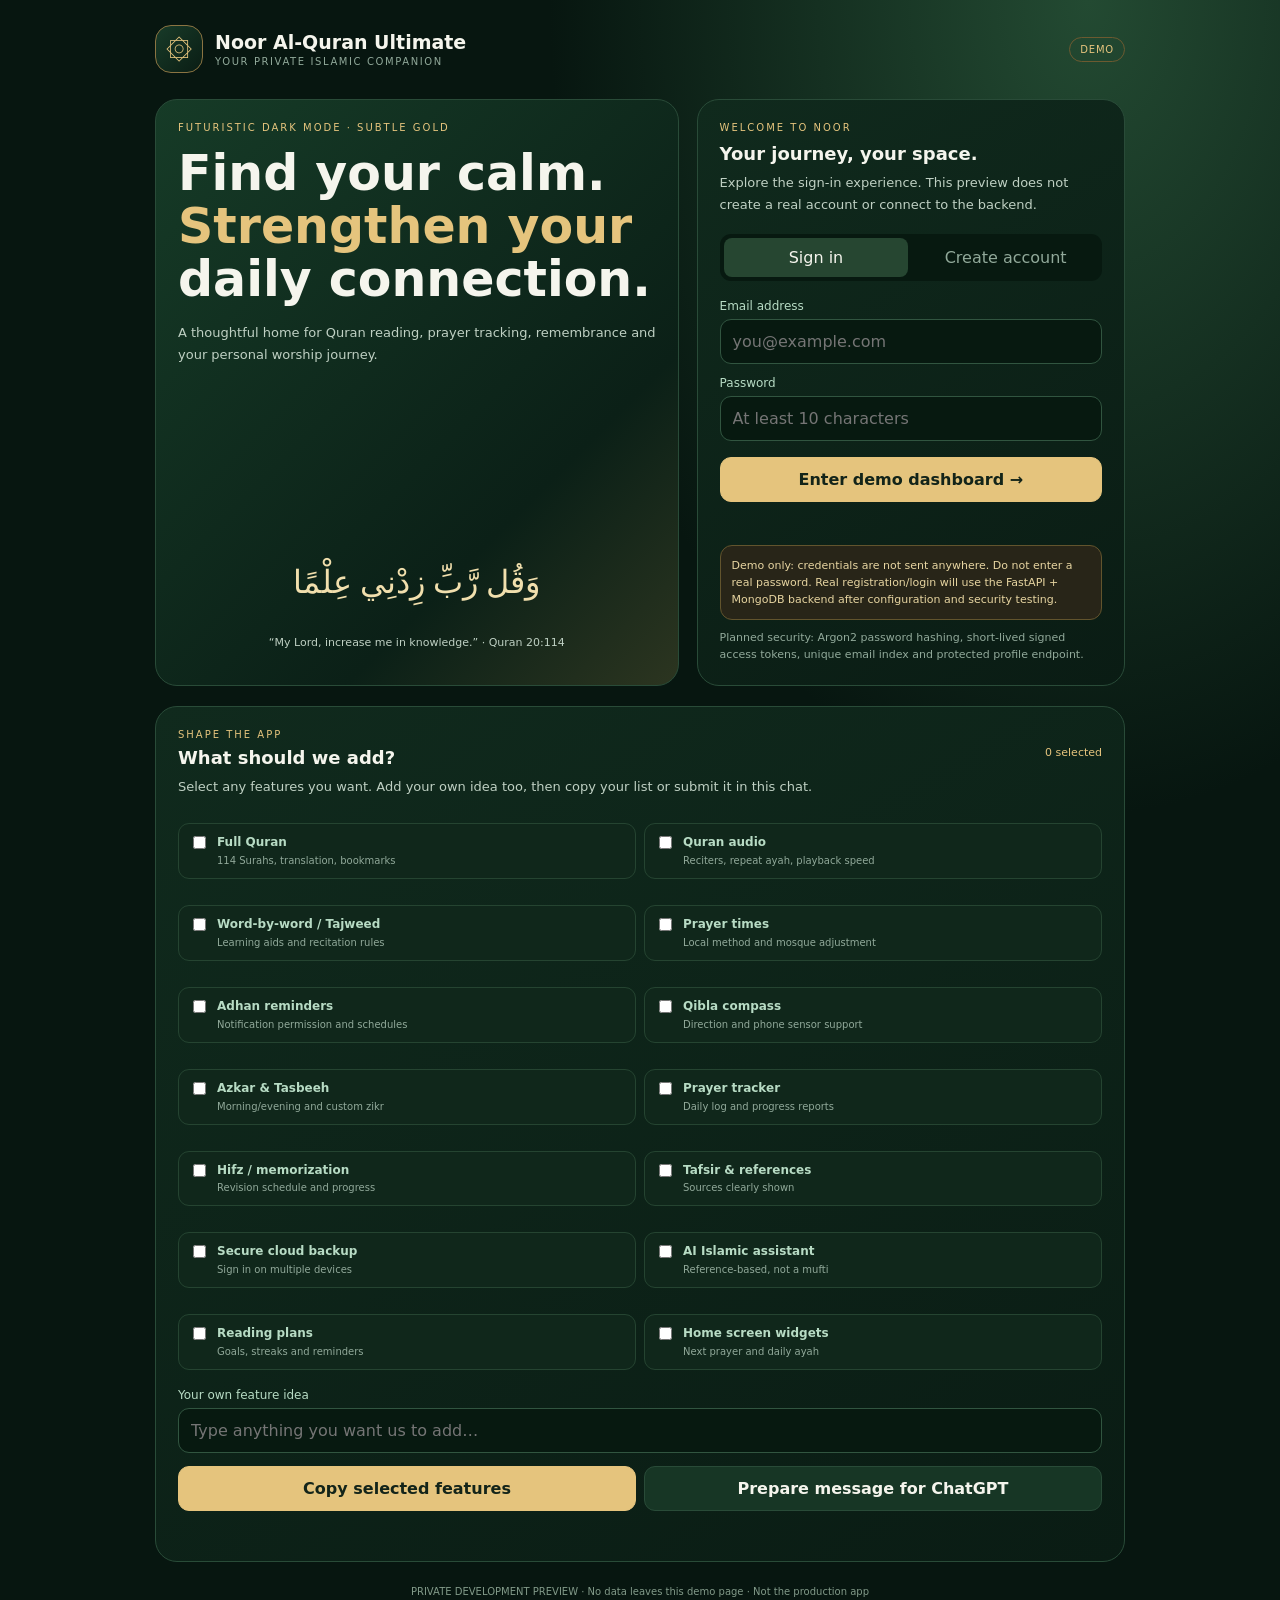
<file: demo/auth-demo.html>
<!doctype html>
<html lang="en">
<head>
<meta charset="utf-8"><meta name="viewport" content="width=device-width, initial-scale=1">
<meta name="theme-color" content="#071610">
<title>Noor Al-Quran Ultimate — Private Demo</title>
<style>
:root{--bg:#071610;--panel:#0e241b;--panel2:#132e22;--line:#294b38;--gold:#e5c47d;--mint:#b7dbc4;--muted:#91a99a;--white:#f5f5ed;--warn:#e7d5a1}
*{box-sizing:border-box}body{margin:0;background:radial-gradient(ellipse at 85% 0%,#234a32 0,transparent 35%),var(--bg);color:var(--white);font-family:system-ui,-apple-system,Segoe UI,sans-serif}.wrap{max-width:1000px;margin:auto;padding:20px 15px 50px}.brand{display:flex;align-items:center;gap:12px;margin:5px 0 26px}.logo{width:48px;height:48px;border:1px solid #8b7442;border-radius:16px;display:grid;place-items:center;color:var(--gold);font-size:27px;background:linear-gradient(135deg,#183b29,#0a1d14)}h1{font-size:19px;margin:0}.sub{font-size:10px;color:var(--muted);letter-spacing:1.6px;margin-top:3px}.pill{border:1px solid #6c5a30;color:var(--gold);border-radius:99px;padding:6px 10px;font-size:10px;letter-spacing:.8px}.layout{display:grid;grid-template-columns:1.1fr .9fr;gap:18px}.hero,.panel{border:1px solid var(--line);border-radius:22px;padding:22px;background:linear-gradient(150deg,#102a1d,#0a1c14)}.hero{background:linear-gradient(135deg,#163b27,#0b2017 70%,#2c3520);min-height:380px;display:flex;flex-direction:column;justify-content:space-between}.eyebrow{font-size:10px;letter-spacing:2px;color:var(--gold);text-transform:uppercase}.hero h2{font-size:clamp(31px,5vw,49px);line-height:1.08;margin:15px 0}.hero h2 em{font-style:normal;color:var(--gold)}p{color:#bfd0c3;font-size:13px;line-height:1.7}.arabic{font-family:serif;font-size:32px;text-align:center;line-height:1.8;color:#f1dfad;margin:22px 0}.note{border:1px solid #62542d;border-radius:12px;padding:11px;color:var(--warn);font-size:11px;line-height:1.55;background:#282518;margin-top:15px}h3{font-size:18px;margin:0 0 8px}.tabs{display:flex;gap:5px;background:#071910;border-radius:11px;padding:4px;margin:18px 0}.tabs button{flex:1;background:transparent;color:var(--muted);border:0;padding:10px;border-radius:8px}.tabs button.active{background:#264631;color:var(--white)}label{display:block;color:var(--mint);font-size:12px;margin:12px 0 6px}input{width:100%;background:#071910;color:var(--white);border:1px solid #315540;border-radius:11px;padding:12px;font:inherit;outline:none}input:focus{border-color:var(--gold)}button{cursor:pointer;font:inherit}.primary,.secondary{border-radius:11px;padding:12px 14px;border:1px solid var(--gold);font-weight:700}.primary{width:100%;background:var(--gold);color:#132419;margin-top:16px}.secondary{background:#173625;color:var(--white);border-color:var(--line)}.hint{font-size:11px;color:var(--muted);line-height:1.5;margin-top:10px}.dashboard{display:none;margin-top:18px}.dashhead{display:flex;align-items:center;justify-content:space-between;gap:10px}.tiles{display:grid;grid-template-columns:repeat(3,1fr);gap:9px;margin-top:14px}.tile{background:#142e20;border:1px solid var(--line);padding:14px;border-radius:14px}.tile b{display:block;color:var(--gold);font-size:22px}.tile span{font-size:10px;color:var(--muted)}.features{display:grid;grid-template-columns:1fr 1fr;gap:8px;margin-top:12px}.feature{display:flex;gap:8px;align-items:flex-start;background:#10271b;border:1px solid #254431;padding:10px;border-radius:11px;font-size:12px;line-height:1.4}.feature input{width:auto;margin-top:2px;accent-color:#d9bb72}.feature small{display:block;color:var(--muted);font-size:10px;margin-top:3px}.section{margin-top:20px}.sectionhead{display:flex;justify-content:space-between;align-items:center;gap:10px}.count{font-size:11px;color:var(--gold)}.submitrow{display:flex;gap:8px;margin-top:13px;flex-wrap:wrap}.submitrow button{flex:1}.status{font-size:12px;color:var(--mint);margin-top:10px;min-height:18px}.prayergrid{display:grid;grid-template-columns:repeat(5,1fr);gap:6px;margin-top:12px}.prayer{padding:10px 4px;text-align:center;border-radius:11px;background:#142d20;border:1px solid var(--line);font-size:11px}.prayer span{display:block;font-size:20px;color:var(--gold);margin-bottom:5px}.bottom{font-size:10px;text-align:center;color:#829a89;margin-top:24px}@media(max-width:700px){.layout{grid-template-columns:1fr}.hero{min-height:300px}.wrap{padding:15px 12px}.hero,.panel{padding:18px}.features{grid-template-columns:1fr}.tiles{gap:6px}.tile{padding:10px}.prayergrid{grid-template-columns:repeat(3,1fr)}}
</style></head>
<body><main class="wrap">
<header class="brand"><div class="logo">۞</div><div><h1>Noor Al-Quran Ultimate</h1><div class="sub">YOUR PRIVATE ISLAMIC COMPANION</div></div><span class="pill" style="margin-left:auto">DEMO</span></header>
<div class="layout"><section class="hero"><div><div class="eyebrow">Futuristic dark mode · subtle gold</div><h2>Find your calm.<br><em>Strengthen your</em><br>daily connection.</h2><p>A thoughtful home for Quran reading, prayer tracking, remembrance and your personal worship journey.</p></div><div><div class="arabic">وَقُل رَّبِّ زِدْنِي عِلْمًا</div><p style="text-align:center;font-size:11px">“My Lord, increase me in knowledge.” · Quran 20:114</p></div></section>
<section class="panel" id="authPanel"><div class="eyebrow">Welcome to Noor</div><h3 style="margin-top:10px">Your journey, your space.</h3><p style="margin-top:0">Explore the sign-in experience. This preview does not create a real account or connect to the backend.</p><div class="tabs"><button id="loginTab" class="active" type="button">Sign in</button><button id="registerTab" type="button">Create account</button></div><form id="authForm"><div id="nameWrap" style="display:none"><label for="name">Display name</label><input id="name" autocomplete="name" placeholder="Your name" minlength="2" maxlength="60"></div><label for="email">Email address</label><input id="email" type="email" autocomplete="email" placeholder="you@example.com" required><label for="password">Password</label><input id="password" type="password" autocomplete="current-password" placeholder="At least 10 characters" minlength="10" required><button class="primary" id="submitAuth" type="submit">Enter demo dashboard →</button></form><div class="status" id="authStatus" role="status"></div><div class="note">Demo only: credentials are not sent anywhere. Do not enter a real password. Real registration/login will use the FastAPI + MongoDB backend after configuration and security testing.</div><div class="hint">Planned security: Argon2 password hashing, short-lived signed access tokens, unique email index and protected profile endpoint.</div></section></div>
<section class="panel dashboard" id="dashboard"><div class="dashhead"><div><div class="eyebrow">Assalamu Alaikum</div><h3 id="welcome">Welcome</h3></div><button class="secondary" id="logout">Exit demo</button></div><p>This is a visual preview of your future dashboard. Sample prayer statuses below are not saved to any server.</p><div class="tiles"><div class="tile"><b>0/5</b><span>Prayers logged</span></div><div class="tile"><b>0</b><span>Ayahs bookmarked</span></div><div class="tile"><b>0</b><span>Zikr today</span></div></div><div class="prayergrid"><div class="prayer"><span>☀</span>Fajr</div><div class="prayer"><span>◉</span>Dhuhr</div><div class="prayer"><span>◒</span>Asr</div><div class="prayer"><span>☾</span>Maghrib</div><div class="prayer"><span>✦</span>Isha</div></div></section>
<section class="panel section"><div class="sectionhead"><div><div class="eyebrow">Shape the app</div><h3 style="margin-top:7px">What should we add?</h3></div><span class="count" id="selectedCount">0 selected</span></div><p style="margin-top:0">Select any features you want. Add your own idea too, then copy your list or submit it in this chat.</p><div class="features" id="features">
<label class="feature"><input type="checkbox" value="Full Quran Arabic text and Urdu translation"><span><b>Full Quran</b><small>114 Surahs, translation, bookmarks</small></span></label>
<label class="feature"><input type="checkbox" value="Quran audio recitation and repeat"><span><b>Quran audio</b><small>Reciters, repeat ayah, playback speed</small></span></label>
<label class="feature"><input type="checkbox" value="Word-by-word translation and tajweed colours"><span><b>Word-by-word / Tajweed</b><small>Learning aids and recitation rules</small></span></label>
<label class="feature"><input type="checkbox" value="Prayer times with adjustable calculation and mosque settings"><span><b>Prayer times</b><small>Local method and mosque adjustment</small></span></label>
<label class="feature"><input type="checkbox" value="Adhan reminders and prayer notifications"><span><b>Adhan reminders</b><small>Notification permission and schedules</small></span></label>
<label class="feature"><input type="checkbox" value="Qibla compass with calibrated device heading"><span><b>Qibla compass</b><small>Direction and phone sensor support</small></span></label>
<label class="feature"><input type="checkbox" value="Daily Azkar and Tasbeeh with goals"><span><b>Azkar & Tasbeeh</b><small>Morning/evening and custom zikr</small></span></label>
<label class="feature"><input type="checkbox" value="Prayer tracking and weekly monthly yearly reports"><span><b>Prayer tracker</b><small>Daily log and progress reports</small></span></label>
<label class="feature"><input type="checkbox" value="Hifz memorization plans and revision reminders"><span><b>Hifz / memorization</b><small>Revision schedule and progress</small></span></label>
<label class="feature"><input type="checkbox" value="Tafsir and trusted Islamic references"><span><b>Tafsir & references</b><small>Sources clearly shown</small></span></label>
<label class="feature"><input type="checkbox" value="Cloud backup and sync across devices"><span><b>Secure cloud backup</b><small>Sign in on multiple devices</small></span></label>
<label class="feature"><input type="checkbox" value="AI Islamic assistant with cited trusted sources and clear limitations"><span><b>AI Islamic assistant</b><small>Reference-based, not a mufti</small></span></label>
<label class="feature"><input type="checkbox" value="Quran reading plans, daily goals and streaks"><span><b>Reading plans</b><small>Goals, streaks and reminders</small></span></label>
<label class="feature"><input type="checkbox" value="Widgets for next prayer and daily ayah"><span><b>Home screen widgets</b><small>Next prayer and daily ayah</small></span></label>
</div><label for="custom">Your own feature idea</label><input id="custom" placeholder="Type anything you want us to add…"><div class="submitrow"><button class="primary" style="margin-top:0" id="copyFeatures">Copy selected features</button><button class="secondary" id="sendFeatures">Prepare message for ChatGPT</button></div><div class="status" id="featureStatus" role="status"></div></section>
<div class="bottom">PRIVATE DEVELOPMENT PREVIEW · No data leaves this demo page · Not the production app</div></main>
<script>
let mode='login';const loginTab=document.getElementById('loginTab'),registerTab=document.getElementById('registerTab'),nameWrap=document.getElementById('nameWrap'),password=document.getElementById('password'),submitAuth=document.getElementById('submitAuth');
function setMode(next){mode=next;loginTab.classList.toggle('active',mode==='login');registerTab.classList.toggle('active',mode==='register');nameWrap.style.display=mode==='register'?'block':'none';document.getElementById('name').required=mode==='register';password.autocomplete=mode==='login'?'current-password':'new-password';submitAuth.textContent=mode==='login'?'Enter demo dashboard →':'Preview account setup →';document.getElementById('authStatus').textContent=''}
loginTab.addEventListener('click',()=>setMode('login'));registerTab.addEventListener('click',()=>setMode('register'));
document.getElementById('authForm').addEventListener('submit',e=>{e.preventDefault();const email=document.getElementById('email').value.trim();const name=mode==='register'?document.getElementById('name').value.trim():(email.split('@')[0]||'Friend');if(mode==='register'&&password.value.length<10){document.getElementById('authStatus').textContent='For the real app, use at least 10 characters.';return}document.getElementById('welcome').textContent='Welcome, '+name+' ✨';document.getElementById('authPanel').style.display='none';document.getElementById('dashboard').style.display='block';document.getElementById('authStatus').textContent='';document.getElementById('dashboard').scrollIntoView({behavior:'smooth',block:'start'})});
document.getElementById('logout').addEventListener('click',()=>{document.getElementById('dashboard').style.display='none';document.getElementById('authPanel').style.display='block';document.getElementById('password').value='';document.getElementById('authStatus').textContent='You have exited the demo.';document.getElementById('authPanel').scrollIntoView({behavior:'smooth'})});
function getFeatures(){return [...document.querySelectorAll('#features input:checked')].map(el=>el.value).concat(document.getElementById('custom').value.trim()?['Custom idea: '+document.getElementById('custom').value.trim()]:[])}
function updateCount(){document.getElementById('selectedCount').textContent=getFeatures().length+' selected'}
document.querySelectorAll('#features input').forEach(el=>el.addEventListener('change',updateCount));document.getElementById('custom').addEventListener('input',updateCount);
function featureText(){const f=getFeatures();return 'Noor Al-Quran Ultimate — features I want to add:\n'+(f.length?f.map(x=>'• '+x).join('\n'):'• Please help me decide the best next features.')+'\n\nPlease plan these for the development branch only. Do not deploy to the live Vercel app.'}
document.getElementById('copyFeatures').addEventListener('click',async()=>{const status=document.getElementById('featureStatus');try{await navigator.clipboard.writeText(featureText());status.textContent='Copied! Paste the list into this ChatGPT conversation.'}catch{status.textContent=featureText();}});
document.getElementById('sendFeatures').addEventListener('click',()=>{document.getElementById('featureStatus').textContent=featureText()});
</script></body></html>
</file>
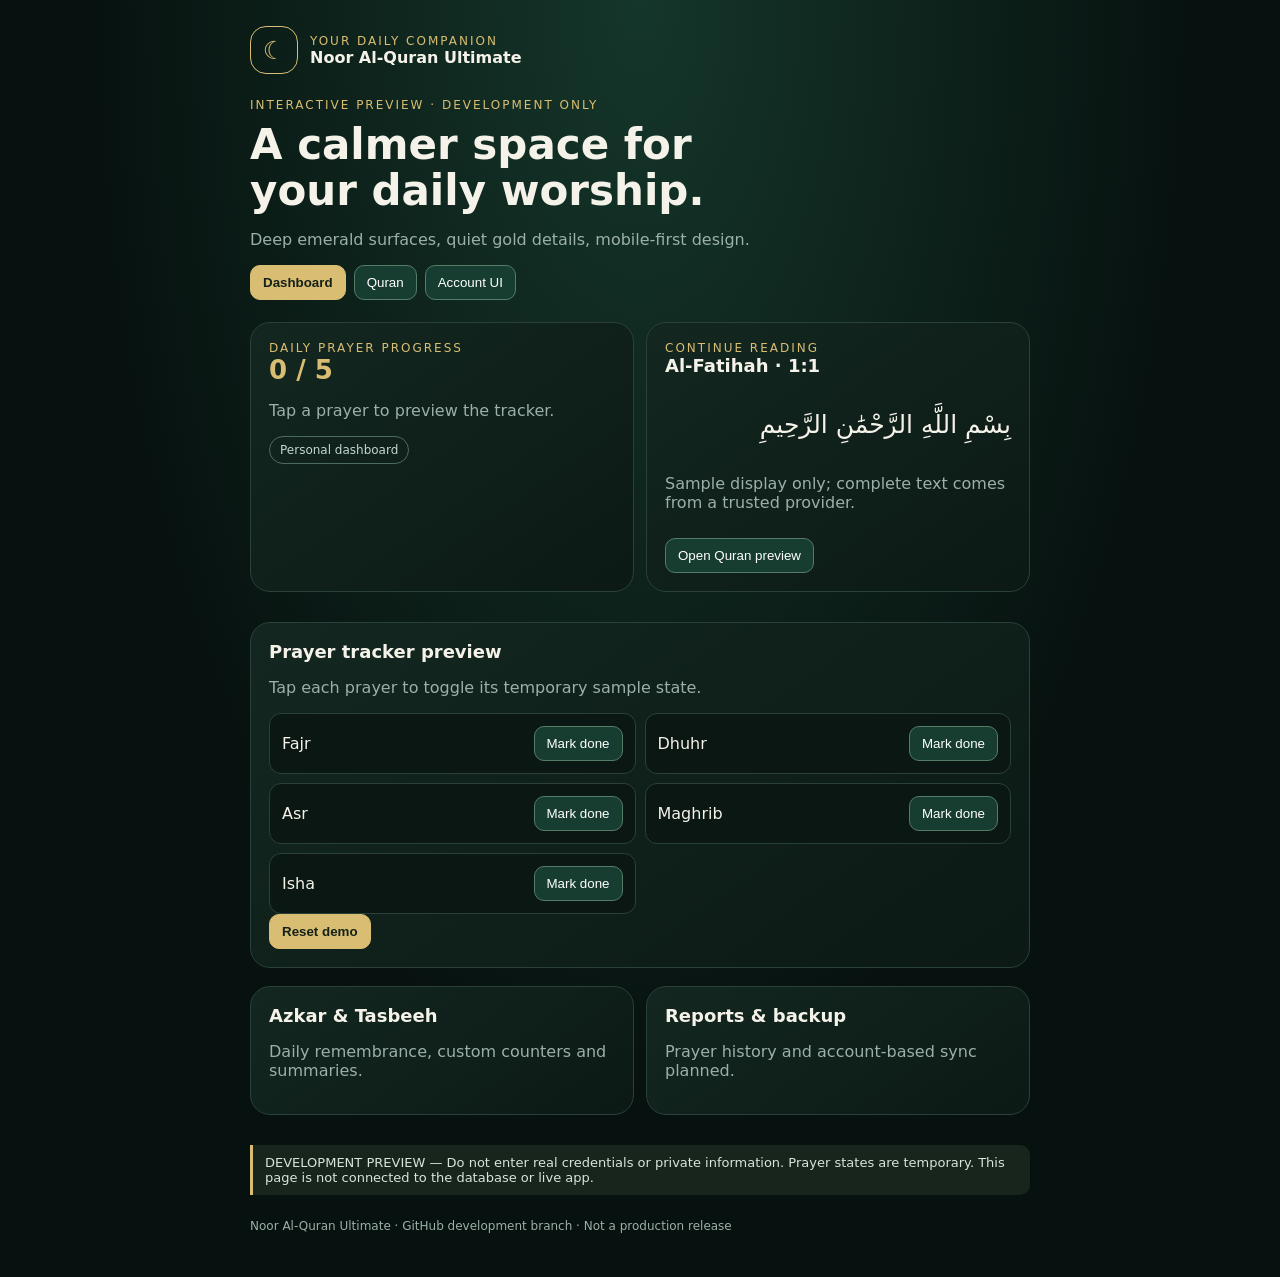
<file: backend/demo/auth-demo.html>
<!doctype html><html lang="en"><head><meta charset="utf-8"><meta name="viewport" content="width=device-width,initial-scale=1"><meta name="theme-color" content="#07110f"><title>Noor Al-Quran Ultimate — Development Demo</title><style>
:root{color-scheme:dark;--bg:#07110f;--gold:#d9bd72;--muted:#9bb0a7;--line:#294139;--green:#173d30}*{box-sizing:border-box}body{margin:0;background:radial-gradient(ellipse at top,#15362a 0,var(--bg) 62%);font:16px system-ui,sans-serif;color:#f5f2e9;min-height:100vh;padding:18px 14px 44px}.wrap{max-width:780px;margin:auto}.brand{display:flex;align-items:center;gap:12px;margin:8px 0 24px}.mark{display:grid;place-items:center;width:48px;height:48px;border:1px solid var(--gold);border-radius:16px;color:var(--gold);font-size:25px}.eyebrow{color:var(--gold);font-size:12px;letter-spacing:2px;text-transform:uppercase}.muted{color:var(--muted)}h1{font-size:clamp(28px,6vw,42px);line-height:1.1;margin:10px 0}h2{font-size:18px;margin:0 0 12px}.grid{display:grid;grid-template-columns:repeat(auto-fit,minmax(210px,1fr));gap:12px;margin:18px 0}.card{background:linear-gradient(145deg,#132720,#0c1915);border:1px solid var(--line);border-radius:20px;padding:18px;margin-bottom:12px}.big{font-size:26px;color:var(--gold);font-weight:650}.pill{display:inline-block;border:1px solid #4d6b5d;border-radius:999px;padding:6px 10px;font-size:12px;color:#c4d8ce}.prayers{display:grid;grid-template-columns:repeat(2,1fr);gap:9px}.prayer{display:flex;align-items:center;justify-content:space-between;gap:8px;padding:12px;background:#0a1713;border:1px solid var(--line);border-radius:12px}.prayer button,.nav button,.action,.secondary{background:var(--green);border:1px solid #557c66;color:#fff;border-radius:10px;padding:9px 12px;cursor:pointer}.nav{display:flex;gap:8px;flex-wrap:wrap;margin:16px 0 22px}.nav button.active,.action{background:var(--gold);color:#142119;border-color:var(--gold);font-weight:700}.secondary{margin-top:10px}.field{width:100%;margin:7px 0 12px;padding:12px;border-radius:10px;border:1px solid var(--line);background:#07110f;color:#fff}.view{display:none}.view.active{display:block}.notice{border-left:3px solid var(--gold);padding:10px 12px;background:#18251d;color:#d9e4dc;font-size:13px;border-radius:0 10px 10px 0;margin-top:18px}footer{font-size:12px;color:var(--muted);margin-top:24px}button:focus-visible,input:focus-visible{outline:2px solid var(--gold);outline-offset:2px}@media(max-width:420px){.prayers{grid-template-columns:1fr}}</style></head><body><main class="wrap">
<header class="brand"><div class="mark">☾</div><div><div class="eyebrow">Your daily companion</div><strong>Noor Al-Quran Ultimate</strong></div></header><div class="eyebrow">Interactive preview · Development only</div><h1>A calmer space for<br>your daily worship.</h1><p class="muted">Deep emerald surfaces, quiet gold details, mobile-first design.</p>
<nav class="nav" aria-label="Demo sections"><button class="active" data-view="home">Dashboard</button><button data-view="quran">Quran</button><button data-view="account">Account UI</button></nav>
<section class="view active" id="home"><div class="grid"><div class="card"><div class="eyebrow">Daily prayer progress</div><div class="big" id="count">0 / 5</div><p class="muted">Tap a prayer to preview the tracker.</p><span class="pill">Personal dashboard</span></div><div class="card"><div class="eyebrow">Continue reading</div><h2>Al-Fatihah · 1:1</h2><p lang="ar" dir="rtl" style="font-size:25px;line-height:1.9">بِسْمِ اللَّهِ الرَّحْمَٰنِ الرَّحِيمِ</p><p class="muted">Sample display only; complete text comes from a trusted provider.</p><button class="secondary" data-goto="quran">Open Quran preview</button></div></div>
<div class="card"><h2>Prayer tracker preview</h2><p class="muted">Tap each prayer to toggle its temporary sample state.</p><div class="prayers" id="prayers"></div><button class="action" id="reset">Reset demo</button></div><div class="grid"><div class="card"><h2>Azkar & Tasbeeh</h2><p class="muted">Daily remembrance, custom counters and summaries.</p></div><div class="card"><h2>Reports & backup</h2><p class="muted">Prayer history and account-based sync planned.</p></div></div></section>
<section class="view" id="quran"><div class="card"><div class="eyebrow">Quran reader preview</div><h2>سُورَةُ ٱلْفَاتِحَةِ</h2><p class="muted">Al-Fatihah · The Opening · 7 Ayahs</p><label for="translation">Translation preview</label><select class="field" id="translation"><option value="ur">Urdu (sample)</option><option value="en">English (sample)</option></select><p lang="ar" dir="rtl" style="font-size:28px;line-height:2">بِسْمِ اللَّهِ الرَّحْمَٰنِ الرَّحِيمِ</p><p id="meaning" class="muted">اللہ کے نام سے جو نہایت مہربان، بے حد رحم فرمانے والا ہے۔</p><p class="notice">Illustrative preview text only. Connect the backend Quran endpoint for complete verified text and translations.</p></div><button class="secondary" data-goto="home">Back to dashboard</button></section>
<section class="view" id="account"><div class="card"><div class="eyebrow">Account screen concept</div><h2>Welcome to Noor</h2><p class="muted">Visual form only. It does not submit, store, or send credentials.</p><form id="fake-auth"><label for="email">Email address</label><input class="field" id="email" type="email" placeholder="you@example.com" autocomplete="off"><label for="password">Password</label><input class="field" id="password" type="password" placeholder="Never enter a real password here" autocomplete="off"><button class="action" type="submit">Preview sign in</button></form><p id="auth-message" class="muted" aria-live="polite"></p></div><button class="secondary" data-goto="home">Back to dashboard</button></section>
<div class="notice">DEVELOPMENT PREVIEW — Do not enter real credentials or private information. Prayer states are temporary. This page is not connected to the database or live app.</div><footer>Noor Al-Quran Ultimate · GitHub development branch · Not a production release</footer></main>
<script>
const names=['Fajr','Dhuhr','Asr','Maghrib','Isha'],state={},root=document.querySelector('#prayers');function render(){root.replaceChildren();names.forEach(n=>{const el=document.createElement('div');el.className='prayer';const label=document.createElement('span');label.textContent=n;const b=document.createElement('button');b.textContent=state[n]?'✓ Done':'Mark done';b.setAttribute('aria-pressed',String(!!state[n]));b.onclick=()=>{state[n]=!state[n];render()};el.append(label,b);root.append(el)});document.querySelector('#count').textContent=names.filter(n=>state[n]).length+' / 5'}
function show(id){document.querySelectorAll('.view').forEach(v=>v.classList.toggle('active',v.id===id));document.querySelectorAll('[data-view]').forEach(b=>b.classList.toggle('active',b.dataset.view===id))}document.querySelectorAll('[data-view]').forEach(b=>b.addEventListener('click',()=>show(b.dataset.view)));document.querySelectorAll('[data-goto]').forEach(b=>b.addEventListener('click',()=>show(b.dataset.goto)));document.querySelector('#reset').onclick=()=>{names.forEach(n=>delete state[n]);render()};document.querySelector('#translation').addEventListener('change',e=>{document.querySelector('#meaning').textContent=e.target.value==='ur'?'اللہ کے نام سے جو نہایت مہربان، بے حد رحم فرمانے والا ہے۔':'In the name of Allah—the Most Compassionate, Most Merciful.'});document.querySelector('#fake-auth').addEventListener('submit',e=>{e.preventDefault();document.querySelector('#auth-message').textContent='Preview only: no account was created and no credentials were sent.';e.target.reset()});render();
</script></body></html>
</file>
<file: pwa/styles.css>
@import url('https://fonts.googleapis.com/css2?family=DM+Sans:wght@400;500;600;700&family=Amiri:wght@400;700&display=swap');
:root{color-scheme:dark;--bg:#0b1110;--surface:#111a18;--surface2:#17211e;--line:#26332e;--text:#f3f3eb;--muted:#98a69d;--gold:#d8b56a;--gold2:#f0d89b;font-family:'DM Sans',sans-serif}*{box-sizing:border-box}body{margin:0;background:radial-gradient(ellipse at 85% 0%,#1a2a22 0,transparent 32%),var(--bg);color:var(--text);min-height:100vh}button,input{font:inherit}button{cursor:pointer;color:inherit}.app-shell{max-width:1240px;margin:auto;padding:0 30px 30px}.topbar{height:82px;display:flex;align-items:center;justify-content:space-between;border-bottom:1px solid #ffffff10}.brand{display:flex;align-items:center;gap:12px;text-decoration:none;color:inherit}.brand-mark{display:grid;place-items:center;width:44px;height:44px;border:1px solid #d8b56a88;border-radius:15px;color:var(--gold);font-size:29px}.brand b{letter-spacing:.2em;font-size:16px;display:block}.brand small{display:block;color:var(--muted);letter-spacing:.16em;font-size:9px;margin-top:4px}.top-actions{display:flex;gap:10px}.icon-btn,.avatar{background:var(--surface2);border:1px solid var(--line);width:42px;height:42px;border-radius:50%;font-size:18px}.avatar{background:#2d4438;color:var(--gold2);font-weight:700}main{padding-top:28px}.hero{position:relative;overflow:hidden;display:flex;align-items:center;min-height:300px;padding:44px 50px;background:linear-gradient(105deg,#18261f,#101a17 68%,#19281f);border:1px solid #3b4a3b;border-radius:26px}.hero-copy{position:relative;z-index:2;max-width:620px}.eyebrow{color:var(--gold);font-size:10px;letter-spacing:.18em;font-weight:700}.live-dot{display:inline-block;width:6px;height:6px;background:#a4cda2;border-radius:50%;margin-right:8px}.hero h1{font-size:clamp(32px,4vw,48px);letter-spacing:-.04em;margin:18px 0 10px}.gold,em{color:var(--gold);font-style:normal}.hero p{color:#b1beb4;line-height:1.7}.hero-actions{display:flex;gap:12px;margin-top:25px}.primary,.secondary{border-radius:12px;padding:12px 17px;font-size:13px;font-weight:700;border:1px solid transparent}.primary{background:linear-gradient(135deg,var(--gold2),var(--gold));color:#1c2119}.secondary{background:#ffffff06;border-color:#ffffff20;color:var(--text)}.hero-art{position:absolute;right:5%;width:300px;height:250px;display:grid;place-items:center}.orb{position:absolute;width:220px;height:220px;border:1px solid #d8b56a50;border-radius:50%;box-shadow:inset 0 0 45px #d8b56a0d}.orb:before,.orb:after{content:"";position:absolute;inset:15px;border:1px solid #d8b56a25;border-radius:50%}.orb:after{inset:32px;border-style:dashed}.crescent{font-size:110px;color:var(--gold);text-shadow:0 0 40px #d8b56a45;transform:rotate(-20deg)}.art-label{position:absolute;bottom:12px;font:26px Amiri,serif;color:var(--gold2)}.stats-grid{display:grid;grid-template-columns:repeat(3,1fr);gap:16px;margin:20px 0 38px}.stat-card{background:var(--surface);border:1px solid var(--line);border-radius:18px;padding:20px}.stat-label{display:block;color:var(--muted);font-size:9px;letter-spacing:.14em;font-weight:700}.stat-card>b{display:block;font-size:28px;margin:12px 0 8px}.stat-card b small{font-size:12px;color:var(--muted);font-weight:500}.stat-card>small{color:var(--muted);font-size:11px}.progress-track{height:4px;background:#29342e;border-radius:5px;margin:8px 0}.progress-track span{display:block;width:0;height:100%;background:var(--gold);border-radius:5px}.section-head{display:flex;justify-content:space-between;align-items:end;gap:20px;margin-bottom:18px}.section-head h2{font-size:25px;margin:9px 0 0}.search-wrap{display:flex;align-items:center;gap:8px;padding:0 14px;border:1px solid var(--line);background:var(--surface);border-radius:12px;color:var(--muted);min-width:220px}.search-wrap input{background:transparent;border:0;outline:0;color:var(--text);padding:12px 0;width:100%;font-size:12px}.browse-tabs{display:flex;gap:6px;margin-bottom:16px}.browse-tab,.tab{background:transparent;border:0;color:var(--muted);padding:10px 14px;border-radius:10px;font-size:12px}.browse-tab.active,.tab.active{background:#d8b56a18;color:var(--gold2)}.browse-tab span{background:#ffffff12;border-radius:20px;padding:2px 6px}.surah-grid{display:grid;grid-template-columns:repeat(3,1fr);gap:12px}.surah-card{display:flex;align-items:center;gap:14px;text-align:left;width:100%;background:var(--surface);border:1px solid var(--line);border-radius:16px;padding:16px;transition:.18s}.surah-card:hover{border-color:#b79b5b;transform:translateY(-2px)}.surah-num{display:grid;place-items:center;flex-shrink:0;width:39px;height:39px;border:1px solid #d8b56a55;border-radius:10px;color:var(--gold);font-size:11px}.surah-info{min-width:0;flex:1}.surah-info b{display:block;font-size:13px;margin-bottom:5px}.surah-info small{color:var(--muted);font-size:10px}.surah-ar{font:23px Amiri,serif;color:var(--gold2);white-space:nowrap}.loading{grid-column:1/-1;text-align:center;padding:45px;color:var(--muted)}.reader{margin-top:20px;padding:24px;background:var(--surface);border:1px solid var(--line);border-radius:20px}.reader-head{display:flex;align-items:center;justify-content:space-between;gap:15px}.reader-head h2{margin:6px 0;font-size:25px}.reader-head>div{flex:1;text-align:center}.verses{margin-top:22px}.verse{padding:22px 4px;border-bottom:1px solid var(--line)}.verse-top{display:flex;justify-content:space-between;align-items:center}.verse-number{color:var(--gold);font-size:11px}.verse-actions{display:flex;gap:7px}.verse-actions button{background:transparent;border:1px solid var(--line);border-radius:8px;padding:6px 9px;color:var(--muted)}.verse-ar{font:30px/2 Amiri,serif;text-align:right;margin:16px 0;color:#f4e9cf;direction:rtl}.verse-translation{font-size:13px;line-height:1.9;color:#bdc8bf}.reader-foot{display:flex;justify-content:space-between;margin-top:18px}.bottom-panels{display:grid;grid-template-columns:1fr 1fr;gap:16px;margin:36px 0}.panel{display:flex;gap:17px;padding:22px;background:var(--surface);border:1px solid var(--line);border-radius:18px}.panel-icon{display:grid;place-items:center;flex-shrink:0;width:42px;height:42px;border-radius:13px;background:#d8b56a16;color:var(--gold);font-size:20px}.panel h3{margin:8px 0;font-size:18px}.panel p{font-size:12px;color:var(--muted);line-height:1.7}.reminder-row{display:flex;gap:8px;flex-wrap:wrap}.reminder-row input{background:var(--surface2);border:1px solid var(--line);border-radius:10px;color:var(--text);padding:10px}.panel #dhikrText{font:27px Amiri,serif;color:var(--gold2)}.muted{color:var(--muted)}.small{font-size:11px;line-height:1.5}.hidden{display:none!important}.bottom-nav{display:none}.toast{position:fixed;bottom:28px;left:50%;transform:translate(-50%,20px);opacity:0;pointer-events:none;background:#e6d09b;color:#182019;padding:12px 18px;border-radius:12px;font-size:12px;z-index:20;transition:.2s;max-width:90vw}.toast.show{opacity:1;transform:translate(-50%,0)}footer{display:flex;justify-content:space-between;border-top:1px solid #ffffff12;padding:20px 0;color:#77877c;font-size:9px;letter-spacing:.08em}.auth-panel{max-width:470px;margin:40px auto;background:var(--surface);border:1px solid var(--line);border-radius:22px;padding:30px}.auth-panel h1{font-size:34px;margin:12px 0}.auth-tabs{display:flex;background:var(--surface2);border-radius:12px;padding:4px;margin:22px 0}.tab{flex:1}.auth-panel label{display:block;font-size:11px;color:var(--muted);margin:14px 0}.auth-panel input{display:block;width:100%;margin-top:7px;padding:13px;border:1px solid var(--line);background:#0c1311;color:var(--text);border-radius:10px;outline:none}.wide{width:100%;margin-top:8px}.auth-panel p{font-size:12px}.light{--bg:#f3f2ea;--surface:#fffefa;--surface2:#ecebe1;--line:#dddccf;--text:#1b2820;--muted:#68776b}.light .hero{background:linear-gradient(105deg,#e6ebdc,#f6f3e8)}.light .hero p{color:#5e6b60}.light .verse-ar{color:#343b2e}.light .verse-translation{color:#465449}.light .auth-panel input{background:#fff}@media(max-width:850px){.app-shell{padding:0 18px 95px}.hero{padding:32px;min-height:280px}.hero-art{right:-90px;opacity:.32}.hero-copy{max-width:100%}.surah-grid{grid-template-columns:repeat(2,1fr)}.bottom-panels{grid-template-columns:1fr}.stats-grid{gap:9px}.stat-card{padding:15px}.stat-card>b{font-size:23px}.bottom-nav{display:flex;position:fixed;z-index:10;bottom:0;left:0;right:0;justify-content:space-around;padding:10px 8px calc(10px + env(safe-area-inset-bottom));background:#101815f2;backdrop-filter:blur(16px);border-top:1px solid #ffffff15}.nav-item{display:flex;flex-direction:column;align-items:center;gap:4px;border:0;background:none;color:#86968a;font-size:17px;min-width:55px}.nav-item small{font-size:9px}.nav-item.active{color:var(--gold2)}.section-head{align-items:start;flex-direction:column}.search-wrap{width:100%}}@media(max-width:520px){.app-shell{padding-left:13px;padding-right:13px}.topbar{height:72px}.hero{padding:25px 20px;min-height:300px}.hero h1{font-size:34px}.hero-actions{flex-wrap:wrap}.hero-actions button{font-size:11px;padding:12px}.stats-grid{grid-template-columns:1fr 1fr}.stat-card:first-child{grid-column:1/-1}.surah-grid{grid-template-columns:1fr}.surah-card{padding:13px}.bottom-panels{margin:25px 0}.panel{padding:17px}.reader{padding:15px}.reader-head{flex-wrap:wrap}.reader-head>div{order:-1;flex-basis:100%}.verse-ar{font-size:28px}.reader-foot button{font-size:10px;padding:10px}footer{flex-direction:column;gap:12px}}
</file>
